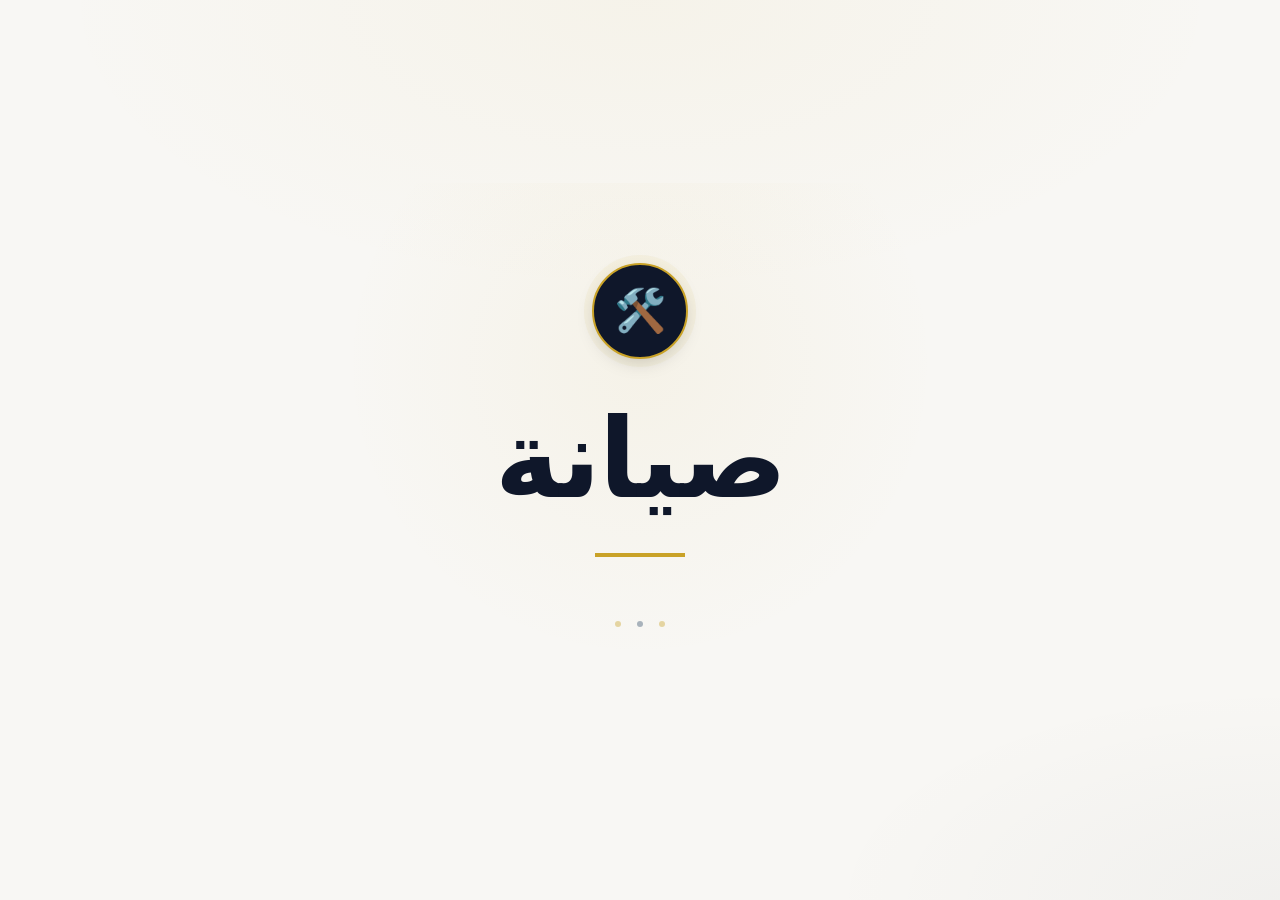
<file: index.html>
<!DOCTYPE html>
<html lang="ar" dir="rtl">
<head>
<meta charset="UTF-8">
<meta name="viewport" content="width=device-width, initial-scale=1.0">
<title>صيانة</title>
<style>
  /* ========== RESET & GLOBAL ========== */
  * {
    margin: 0;
    padding: 0;
    box-sizing: border-box;
  }

  html {
    scroll-behavior: smooth;
  }

  body {
    font-family: 'Segoe UI', 'Tahoma', 'Arial', system-ui, -apple-system, sans-serif;
    background: #F8F7F4;
    background-image:
      radial-gradient(ellipse 70% 50% at 50% 0%, rgba(201, 162, 39, 0.05), transparent 65%),
      radial-gradient(ellipse 60% 40% at 100% 100%, rgba(15, 23, 42, 0.03), transparent 60%);
    min-height: 100vh;
    color: #1E293B;
    line-height: 1.9;
    -webkit-font-smoothing: antialiased;
    -moz-osx-font-smoothing: grayscale;
    overflow-x: hidden;
    padding: 0;
    display: flex;
    align-items: center;
    justify-content: center;
  }

  /* ========== ANIMATIONS (subtle & elegant) ========== */
  @keyframes fadeUp {
    from {
      opacity: 0;
      transform: translateY(24px);
    }
    to {
      opacity: 1;
      transform: translateY(0);
    }
  }

  @keyframes fadeIn {
    from { opacity: 0; }
    to   { opacity: 1; }
  }

  @keyframes slideDown {
    from {
      opacity: 0;
      transform: translateY(-14px);
    }
    to {
      opacity: 1;
      transform: translateY(0);
    }
  }

  @keyframes lineGrow {
    from { transform: scaleX(0); }
    to   { transform: scaleX(1); }
  }

  @keyframes softFloat {
    0%, 100% { transform: translateY(0); }
    50%      { transform: translateY(-4px); }
  }

  @keyframes softGlow {
    0%, 100% { opacity: 0.5; }
    50%      { opacity: 0.9; }
  }

  /* ========== HERO SECTION ========== */
  .hero {
    position: relative;
    padding: 80px 24px 80px;
    text-align: center;
    overflow: hidden;
    animation: fadeIn 1s ease both;
    width: 100%;
    max-width: 900px;
    margin: 0 auto;
  }

  /* Subtle gold arc behind hero */
  .hero::before {
    content: "";
    position: absolute;
    top: -120px;
    left: 50%;
    transform: translateX(-50%);
    width: 600px;
    height: 600px;
    border-radius: 50%;
    background: radial-gradient(circle, rgba(201, 162, 39, 0.06) 0%, transparent 70%);
    pointer-events: none;
    z-index: 0;
  }

  .hero-content {
    position: relative;
    z-index: 1;
    max-width: 880px;
    margin: 0 auto;
  }

  /* Official icon — navy circle with gold ring */
  .hero-icon {
    width: 96px;
    height: 96px;
    margin: 0 auto 34px;
    border-radius: 50%;
    display: flex;
    align-items: center;
    justify-content: center;
    background: #0F172A;
    font-size: 42px;
    color: #C9A227;
    border: 2px solid #C9A227;
    box-shadow:
      0 6px 20px -6px rgba(15, 23, 42, 0.25),
      0 0 0 8px rgba(201, 162, 39, 0.06);
    animation: softFloat 5s ease-in-out infinite;
  }

  /* Main headline */
  .hero h1 {
    font-size: clamp(48px, 10vw, 110px);
    font-weight: 900;
    line-height: 1.2;
    margin-bottom: 0;
    letter-spacing: -2px;
    color: #0F172A;
    animation: slideDown 0.9s 0.35s cubic-bezier(0.22, 1, 0.36, 1) both;
  }

  /* Gold underline accent for headline */
  .hero h1::after {
    content: "";
    display: block;
    width: 90px;
    height: 4px;
    margin: 28px auto 0;
    background: #C9A227;
    border-radius: 0;
    animation: lineGrow 1s 0.7s cubic-bezier(0.22, 1, 0.36, 1) both;
    transform-origin: center;
  }

  /* ========== BOTTOM DECORATIVE ELEMENT ========== */
  .bottom-accent {
    text-align: center;
    padding-top: 50px;
    animation: fadeIn 1.2s 1.2s ease both;
  }

  .bottom-accent .dot {
    display: inline-block;
    width: 6px;
    height: 6px;
    border-radius: 50%;
    background: #C9A227;
    margin: 0 6px;
    opacity: 0.4;
    animation: softGlow 2.4s ease-in-out infinite;
  }

  .bottom-accent .dot:nth-child(2) {
    animation-delay: 0.4s;
    background: #334E68;
  }

  .bottom-accent .dot:nth-child(3) {
    animation-delay: 0.8s;
    background: #C9A227;
  }

  /* ========== RESPONSIVE ========== */
  @media (max-width: 768px) {
    .hero {
      padding: 60px 20px 60px;
    }

    .hero-icon {
      width: 78px;
      height: 78px;
      font-size: 34px;
      margin-bottom: 28px;
    }

    .hero h1 {
      letter-spacing: -1.5px;
    }
  }

  @media (max-width: 520px) {
    .hero {
      padding: 50px 16px 50px;
    }

    .hero-icon {
      width: 68px;
      height: 68px;
      font-size: 28px;
      margin-bottom: 24px;
      border-width: 1.5px;
    }

    .hero h1::after {
      width: 70px;
      height: 3px;
      margin-top: 22px;
    }
  }

  /* ========== PRINT ========== */
  @media print {
    body {
      background: #fff;
      color: #000;
    }
    .hero-icon {
      box-shadow: none;
    }
  }
</style>
</head>
<body>

  <!-- ===== HERO SECTION ===== -->
  <header class="hero">
    <div class="hero-content">
      <div class="hero-icon">🛠️</div>
      <h1>صيانة</h1>
      <div class="bottom-accent">
        <span class="dot"></span>
        <span class="dot"></span>
        <span class="dot"></span>
      </div>
    </div>
  </header>

</body>
</html>
</file>
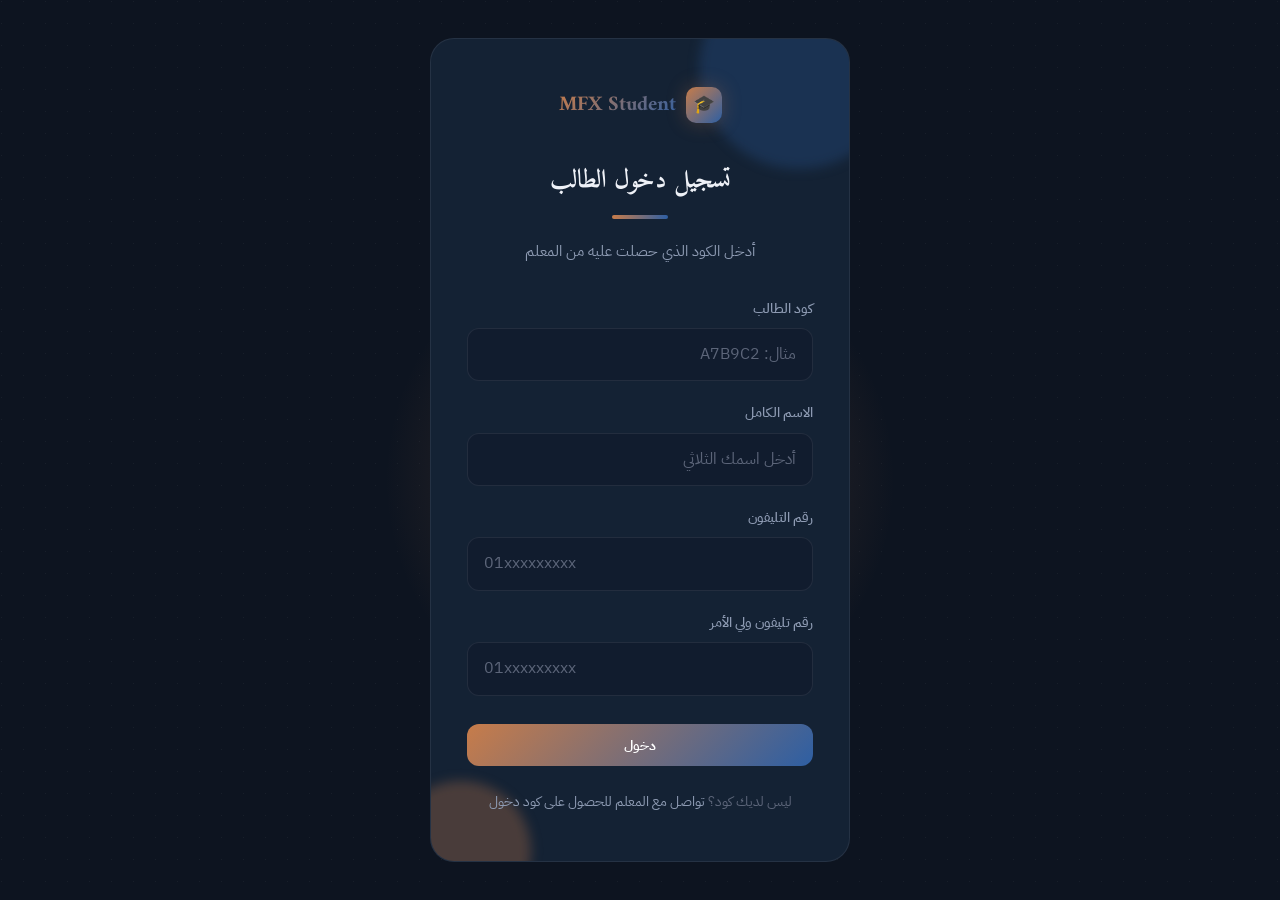
<file: chat.html>
<!DOCTYPE html>
<html lang="ar" dir="rtl">
<head>
  <meta charset="UTF-8">
  <meta name="viewport" content="width=device-width, initial-scale=1.0">
  <title>المحادثة مع المعلم | MFX Student</title>
  <link href="https://fonts.googleapis.com/css2?family=IBM+Plex+Sans+Arabic:wght@300;400;500;600;700&display=swap" rel="stylesheet">
  <link rel="stylesheet" href="css/style.css">
</head>
<body>
  <nav class="navbar">
    <div class="navbar-inner">
      <a href="index.html" class="logo">
        <div class="logo-mark">🎓</div>
        <span class="text-gradient">MFX Student</span>
      </a>
      <button class="mfx-nav-toggle" onclick="toggleMfxNav()" aria-label="فتح القائمة">☰</button>
      <ul class="nav-links">
        <li><a href="index.html">كورساتي</a></li>
        <li><a href="dashboard.html">لوحتي</a></li>
        <li><a href="chat.html">💬 المعلم</a></li>
      </ul>
      <div class="nav-actions">
        <span style="color:var(--text-secondary); font-size:0.9rem;">مرحباً، <span id="nav-name">—</span></span>
        <button class="btn btn-ghost" onclick="logout()">🚪 خروج</button>
      </div>
    </div>
  </nav>

  <section style="padding: 110px 0 40px;">
    <div class="container" style="max-width:700px;">
      <h1 style="font-size:1.6rem; margin-bottom:4px;">💬 المحادثة مع المعلم</h1>
      <p style="color:var(--text-secondary); margin-bottom:24px;">اسأل معلمك عن أي حاجة محتاج توضيح فيها</p>

      <div style="background:var(--bg-card); border:1px solid var(--border); border-radius:var(--radius-lg); display:flex; flex-direction:column; height:60vh;">
        <div id="chat-messages" style="flex:1; overflow-y:auto; padding:20px; display:flex; flex-direction:column; gap:12px;">
          <div class="skel" style="height:40px;"></div>
        </div>
        <div class="empty" id="chat-empty" style="display:none; padding:24px;">
          <div class="empty-icon" style="font-size:2.5rem;">💬</div>
          <h3>ابدأ المحادثة</h3>
          <p>اكتب أول رسالة لمعلمك</p>
        </div>
        <div style="display:flex; gap:10px; padding:16px; border-top:1px solid var(--border);">
          <input type="text" id="chat-input" class="inp" placeholder="اكتب رسالتك..." maxlength="4000" onkeydown="if(event.key==='Enter') sendChatMessage()">
          <button class="btn btn-primary" onclick="sendChatMessage()">إرسال</button>
        </div>
      </div>
    </div>
  </section>

  <script src="js/app.js"></script>
</body>
</html>
</file>
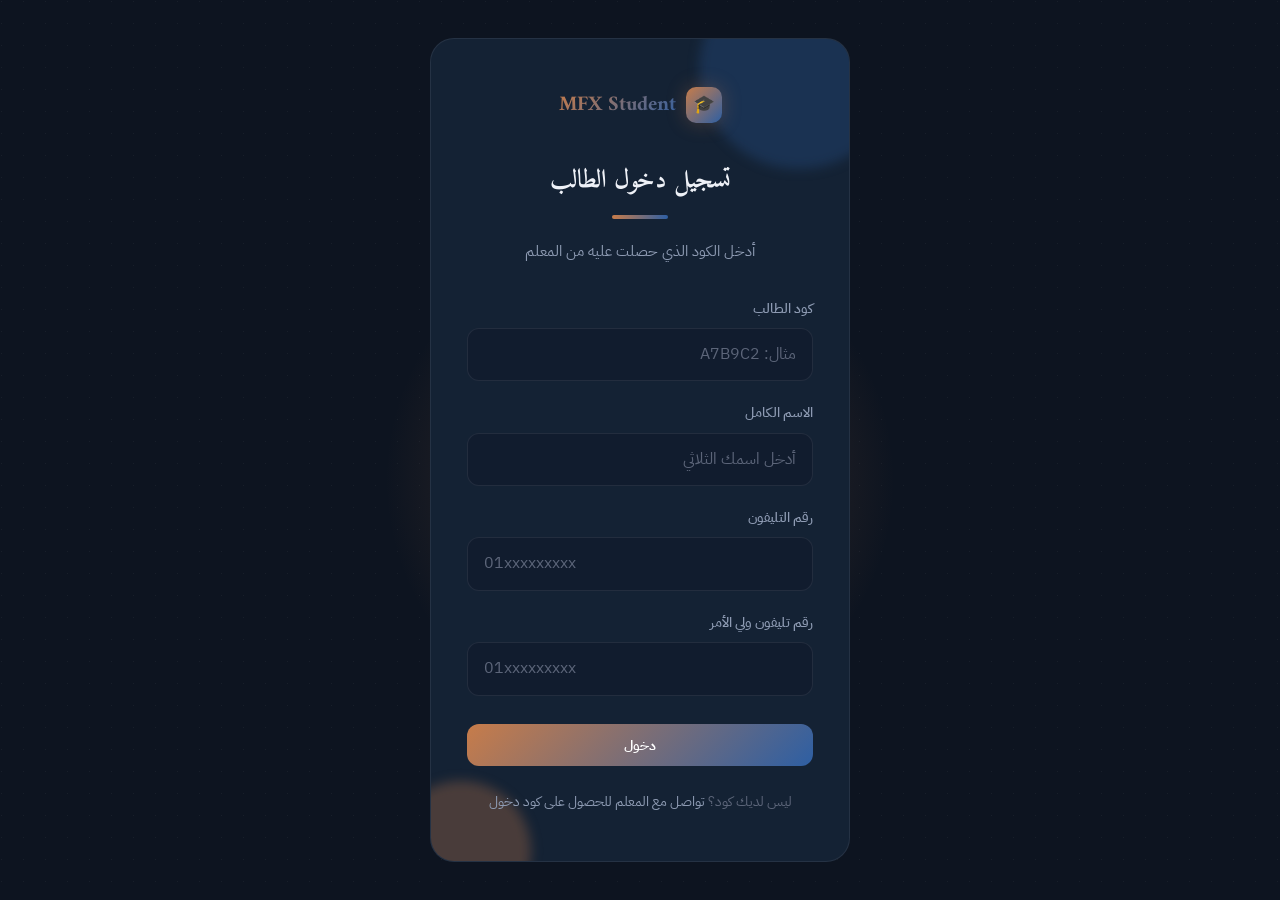
<file: course.html>
<!DOCTYPE html>
<html lang="ar" dir="rtl">
<head>
  <meta charset="UTF-8">
  <meta name="viewport" content="width=device-width, initial-scale=1.0">
  <title>الكورس | MFX Student</title>
  <link href="https://fonts.googleapis.com/css2?family=IBM+Plex+Sans+Arabic:wght@300;400;500;600;700&display=swap" rel="stylesheet">
  <link rel="stylesheet" href="css/style.css">
</head>
<body>
  <nav class="navbar">
    <div class="navbar-inner">
      <a href="index.html" class="logo">
        <div class="logo-mark">🎓</div>
        <span class="text-gradient">MFX Student</span>
      </a>
      <div class="nav-actions">
        <a href="index.html" class="btn btn-ghost">← كورساتي</a>
      </div>
    </div>
  </nav>

  <section style="padding: 140px 0 40px;">
    <div class="container">
      <div style="display:flex; gap:10px; margin-bottom:16px;" id="course-badges">
        <span class="badge badge-info">جاري التحميل...</span>
      </div>
      <h1 style="font-size:clamp(1.8rem, 4vw, 3rem); margin-bottom:16px;" id="course-title">جاري التحميل...</h1>
      <p style="color:var(--text-secondary); font-size:1.1rem; max-width:700px; margin-bottom:24px;" id="course-desc">...</p>
      <div style="display:flex; gap:24px; flex-wrap:wrap; color:var(--text-secondary); font-size:0.9rem;" id="course-meta">
        <span>⏳ جاري التحميل</span>
      </div>
    </div>
  </section>

  <section class="section" style="padding-top:0;">
    <div class="container">
      <div class="tabs">
        <button class="tab active" onclick="switchTab(this,'units')">📚 الوحدات</button>
        <button class="tab" onclick="switchTab(this,'exams')">📝 الامتحانات</button>
        <button class="tab" onclick="switchTab(this,'vocab')">🔊 القاموس</button>
      </div>

      <div id="tab-units">
        <div id="units-list">
          <div class="skel" style="height:60px; margin-bottom:8px;"></div>
          <div class="skel" style="height:60px; margin-bottom:8px;"></div>
        </div>
        <div class="empty" id="units-empty" style="display:none;">
          <div class="empty-icon">📁</div>
          <h3>لا توجد وحدات متاحة</h3>
        </div>
      </div>

      <div id="tab-vocab" style="display:none;">
        <p style="color:var(--text-secondary); margin-bottom:16px;">دوس تشغيل تسمع نطق الكلمة، وتقدر تغيّر السرعة قبل ما تسمع.</p>
        <div id="vocab-list" style="display:flex; flex-direction:column; gap:8px;"></div>
        <div class="empty" id="vocab-empty" style="display:none;">
          <div class="empty-icon">🔊</div>
          <h3>مفيش كلمات في القاموس لسه</h3>
        </div>
      </div>


      <div id="tab-exams" style="display:none;">
        <div id="exams-list">
          <div class="skel" style="height:120px; margin-bottom:16px;"></div>
        </div>
        <div class="empty" id="exams-empty" style="display:none;">
          <div class="empty-icon">📝</div>
          <h3>لا توجد امتحانات متاحة</h3>
        </div>
      </div>
    </div>
  </section>

  <footer class="footer">
    <div class="container"><p>© 2026 منصة ممدوح فخري التعليمية</p></div>
  </footer>
  <script src="js/app.js"></script>
</body>
</html>
</file>
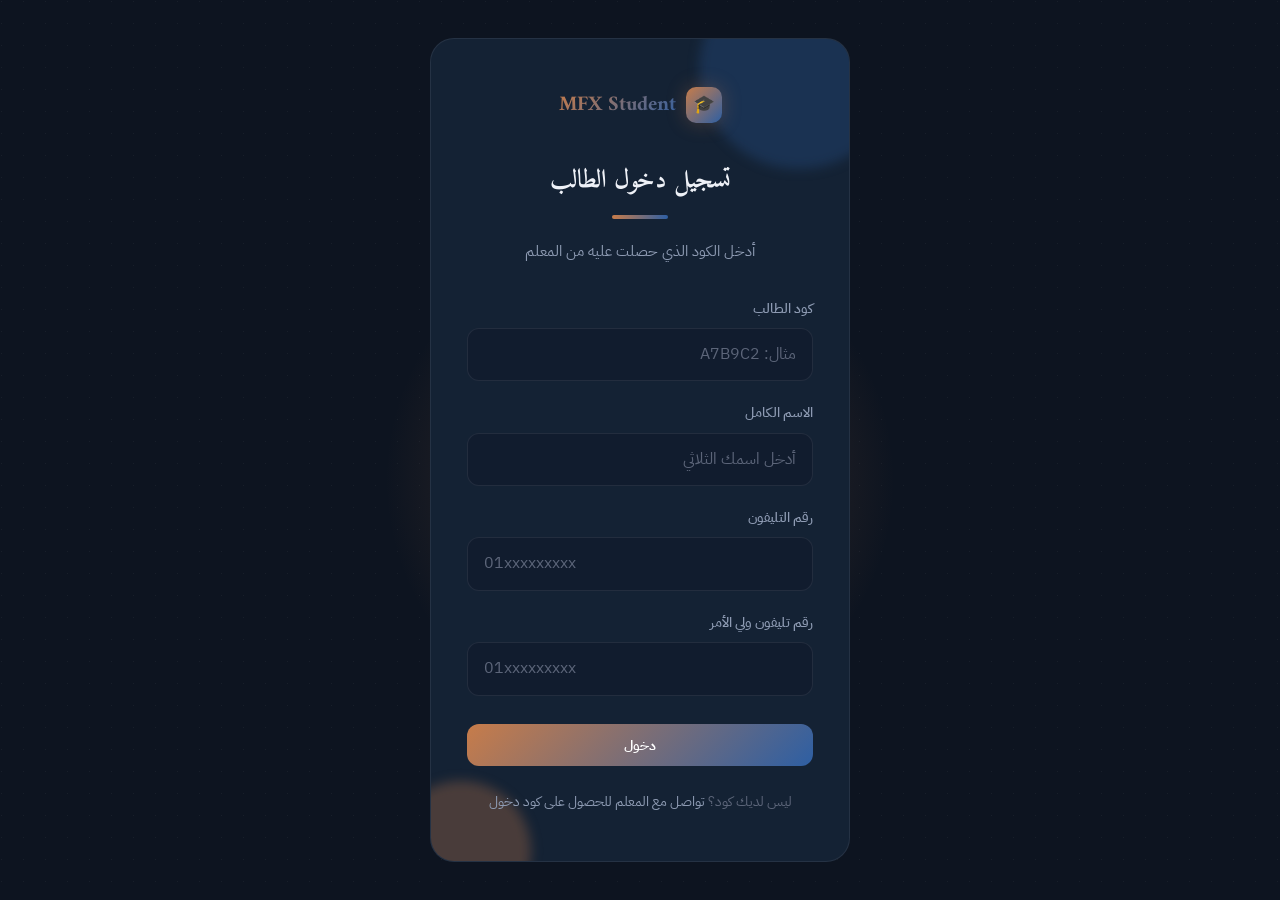
<file: dashboard.html>
<!DOCTYPE html>
<html lang="ar" dir="rtl">
<head>
  <meta charset="UTF-8">
  <meta name="viewport" content="width=device-width, initial-scale=1.0">
  <title>لوحة الطالب | MFX</title>
  <link href="https://fonts.googleapis.com/css2?family=IBM+Plex+Sans+Arabic:wght@300;400;500;600;700&display=swap" rel="stylesheet">
  <link rel="stylesheet" href="css/style.css">
</head>
<body>
  <nav class="navbar">
    <div class="navbar-inner">
      <a href="index.html" class="logo">
        <div class="logo-mark">🎓</div>
        <span class="text-gradient">MFX Student</span>
      </a>
      <button class="mfx-nav-toggle" onclick="toggleMfxNav()" aria-label="فتح القائمة">☰</button>
      <ul class="nav-links">
        <li><a href="index.html">كورساتي</a></li>
        <li><a href="dashboard.html">لوحتي</a></li>
        <li><a href="chat.html">💬 المعلم</a></li>
      </ul>
      <div class="nav-actions">
        <span style="color:var(--text-secondary); font-size:0.9rem;">مرحباً، <span id="nav-name">—</span></span>
        <button class="btn btn-ghost" onclick="logout()">🚪 خروج</button>
      </div>
    </div>
  </nav>

  <div class="container" style="padding-top: 100px;">
    <div style="margin-bottom:32px;">
      <h1 style="font-size:1.6rem;">مرحباً، <span id="student-name">—</span> 👋</h1>
      <p style="color:var(--text-secondary); margin-top:4px;">إليك ملخص تقدمك</p>
    </div>

    <!-- Stats -->
    <div class="grid-4" style="margin-bottom:32px;">
      <div class="stat-card">
        <div class="stat-value text-gradient" id="dash-courses">—</div>
        <div class="stat-label">كورس</div>
      </div>
      <div class="stat-card">
        <div class="stat-value text-gradient" id="dash-exams">—</div>
        <div class="stat-label">امتحان</div>
      </div>
      <div class="stat-card">
        <div class="stat-value text-gradient" id="dash-score">—</div>
        <div class="stat-label">متوسط النتيجة</div>
      </div>
      <div class="stat-card">
        <div class="stat-value text-gradient" id="dash-rank">—</div>
        <div class="stat-label">ترتيبك</div>
      </div>
    </div>

    <div style="display:grid; grid-template-columns: 1fr 1fr; gap: 32px;">
      <!-- My Progress -->
      <div>
        <h2 style="font-size:1.2rem; margin-bottom:16px;">تقدمي في الكورسات</h2>
        <div id="my-progress">
          <div class="skel" style="height:80px; margin-bottom:12px;"></div>
          <div class="skel" style="height:80px; margin-bottom:12px;"></div>
        </div>
        <div class="empty" id="progress-empty" style="display:none;">
          <div class="empty-icon">📊</div>
          <h3>لا يوجد تقدم بعد</h3>
        </div>
      </div>

      <!-- Recent Exams -->
      <div>
        <h2 style="font-size:1.2rem; margin-bottom:16px;">آخر الامتحانات</h2>
        <div id="recent-exams">
          <div class="skel" style="height:70px; margin-bottom:8px;"></div>
          <div class="skel" style="height:70px; margin-bottom:8px;"></div>
        </div>
        <div class="empty" id="exams-empty" style="display:none;">
          <div class="empty-icon">📝</div>
          <h3>لم تُجرِ أي امتحان بعد</h3>
        </div>
      </div>
    </div>

    <!-- Leaderboard -->
    <div style="margin-top:48px;" id="leaderboard">
      <h2 style="font-size:1.2rem; margin-bottom:16px;">🏆 لوحة المتصدرين</h2>
      <div id="leaderboard-list">
        <div class="skel" style="height:60px; margin-bottom:8px;"></div>
        <div class="skel" style="height:60px; margin-bottom:8px;"></div>
        <div class="skel" style="height:60px; margin-bottom:8px;"></div>
      </div>
      <div class="empty" id="leaderboard-empty" style="display:none;">
        <div class="empty-icon">🏆</div>
        <h3>لا يوجد ترتيب بعد</h3>
      </div>
    </div>
  </div>

  <footer class="footer">
    <div class="container"><p>© 2026 منصة ممدوح فخري التعليمية</p></div>
  </footer>
  <script src="js/app.js"></script>
</body>
</html>
</file>
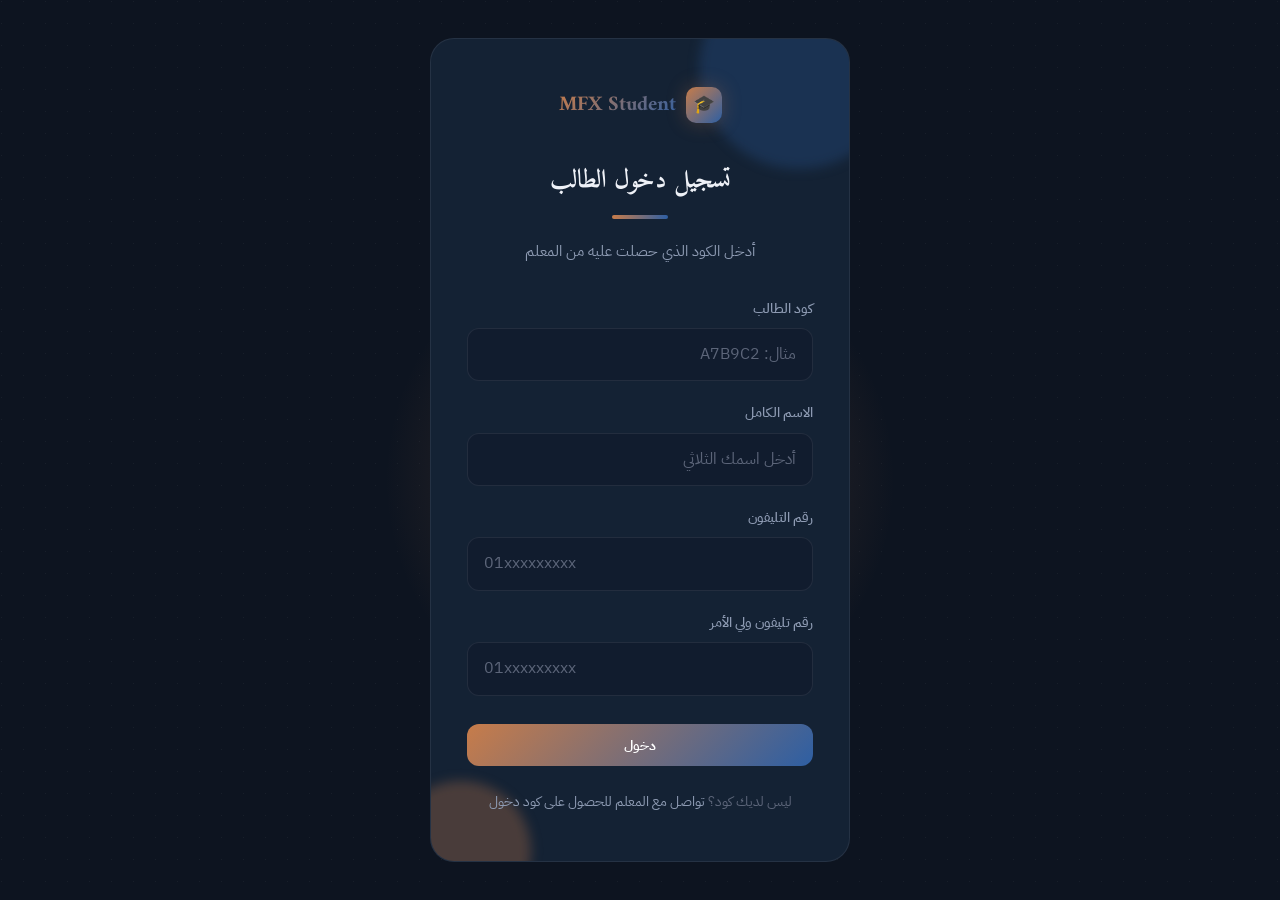
<file: exam.html>
<!DOCTYPE html>
<html lang="ar" dir="rtl">
<head>
  <meta charset="UTF-8">
  <meta name="viewport" content="width=device-width, initial-scale=1.0">
  <title>امتحان | MFX Student</title>
  <link href="https://fonts.googleapis.com/css2?family=IBM+Plex+Sans+Arabic:wght@300;400;500;600;700&display=swap" rel="stylesheet">
  <link rel="stylesheet" href="css/style.css">
</head>
<body>
  <nav class="navbar">
    <div class="navbar-inner">
      <a href="index.html" class="logo">
        <div class="logo-mark">🎓</div>
        <span class="text-gradient">MFX Student</span>
      </a>
      <div class="nav-actions">
        <div class="timer"><span>⏱️</span><span id="timer">--:--</span></div>
      </div>
    </div>
  </nav>

  <div class="exam-wrap">
    <div class="exam-header">
      <span class="badge badge-info" id="exam-badge">جاري التحميل...</span>
      <h1 style="margin-top:16px; font-size:1.7rem;" id="exam-title">جاري تحميل الامتحان...</h1>
      <p style="color:var(--text-secondary); margin-top:8px;" id="exam-meta">⏳ جاري التحميل</p>
    </div>

    <div style="margin-bottom:32px;">
      <div style="display:flex; justify-content:space-between; margin-bottom:8px; font-size:0.85rem; color:var(--text-secondary);">
        <span>التقدم</span>
        <span id="progress-text">0 / 0</span>
      </div>
      <div class="prog"><div class="prog-fill" id="progress-fill" style="width:0%;"></div></div>
      <div class="autosave-status" id="autosave-status"></div>
    </div>

    <div id="questions-container">
      <div class="skel" style="height:300px; margin-bottom:20px;"></div>
    </div>

    <div class="empty" id="exam-empty" style="display:none;">
      <div class="empty-icon">📝</div>
      <h3>لا توجد أسئلة</h3>
    </div>

    <div style="display:flex; justify-content:space-between; align-items:center; margin-top:32px;" id="exam-nav">
      <button class="btn btn-secondary" id="prev-btn" onclick="prevQ()" disabled>← السابق</button>
      <div style="display:flex; gap:6px; flex-wrap:wrap; justify-content:center;" id="q-nav"></div>
      <button class="btn btn-primary" id="next-btn" onclick="nextQ()" disabled>التالي →</button>
    </div>

    <div style="text-align:center; margin-top:48px;">
      <button class="btn btn-danger" id="submit-btn" onclick="submitExam()" disabled>🏁 تسليم الامتحان</button>
    </div>
  </div>

  <!-- Submit Modal -->
  <div id="submit-modal" style="display:none; position:fixed; inset:0; background:rgba(0,0,0,0.85); z-index:9999; align-items:center; justify-content:center;">
    <div class="glass" style="border-radius:var(--radius-xl); padding:40px; max-width:420px; text-align:center; width:90%;">
      <div style="font-size:3rem; margin-bottom:16px;">⚠️</div>
      <h3 style="margin-bottom:12px;">هل أنت متأكد من التسليم؟</h3>
      <p style="color:var(--text-secondary); margin-bottom:24px;" id="modal-msg">...</p>
      <div style="display:flex; gap:12px; justify-content:center;">
        <button class="btn btn-secondary" onclick="closeModal()">العودة</button>
        <button class="btn btn-primary" onclick="confirmSubmit()">تأكيد التسليم</button>
      </div>
    </div>
  </div>

  <!-- Result Modal -->
  <div id="result-modal" style="display:none; position:fixed; inset:0; background:rgba(0,0,0,0.9); z-index:9999; align-items:center; justify-content:center;">
    <div class="glass" style="border-radius:var(--radius-xl); padding:48px; max-width:480px; text-align:center; width:90%;">
      <div style="font-size:4rem; margin-bottom:16px;" id="result-icon">🎉</div>
      <h2 style="margin-bottom:8px;" id="result-title">تم تسليم الامتحان!</h2>
      <div style="font-size:3rem; font-weight:800; margin:20px 0;" class="text-gradient" id="result-score">0%</div>
      <p style="color:var(--text-secondary); margin-bottom:8px;" id="result-rank">ترتيبك: —</p>
      <p style="color:var(--text-secondary); margin-bottom:24px;" id="result-time">الوقت: —</p>
      <button type="button" class="btn btn-secondary" id="result-retry-btn" style="width:100%; margin-bottom:8px; display:none;" onclick="retrySubmit_()">إعادة المحاولة</button>
      <a href="dashboard.html" class="btn btn-primary" style="width:100%;" id="result-dashboard-link">الذهاب للوحة التحكم</a>
    </div>
  </div>

  <script src="js/app.js"></script>
</body>
</html>
</file>
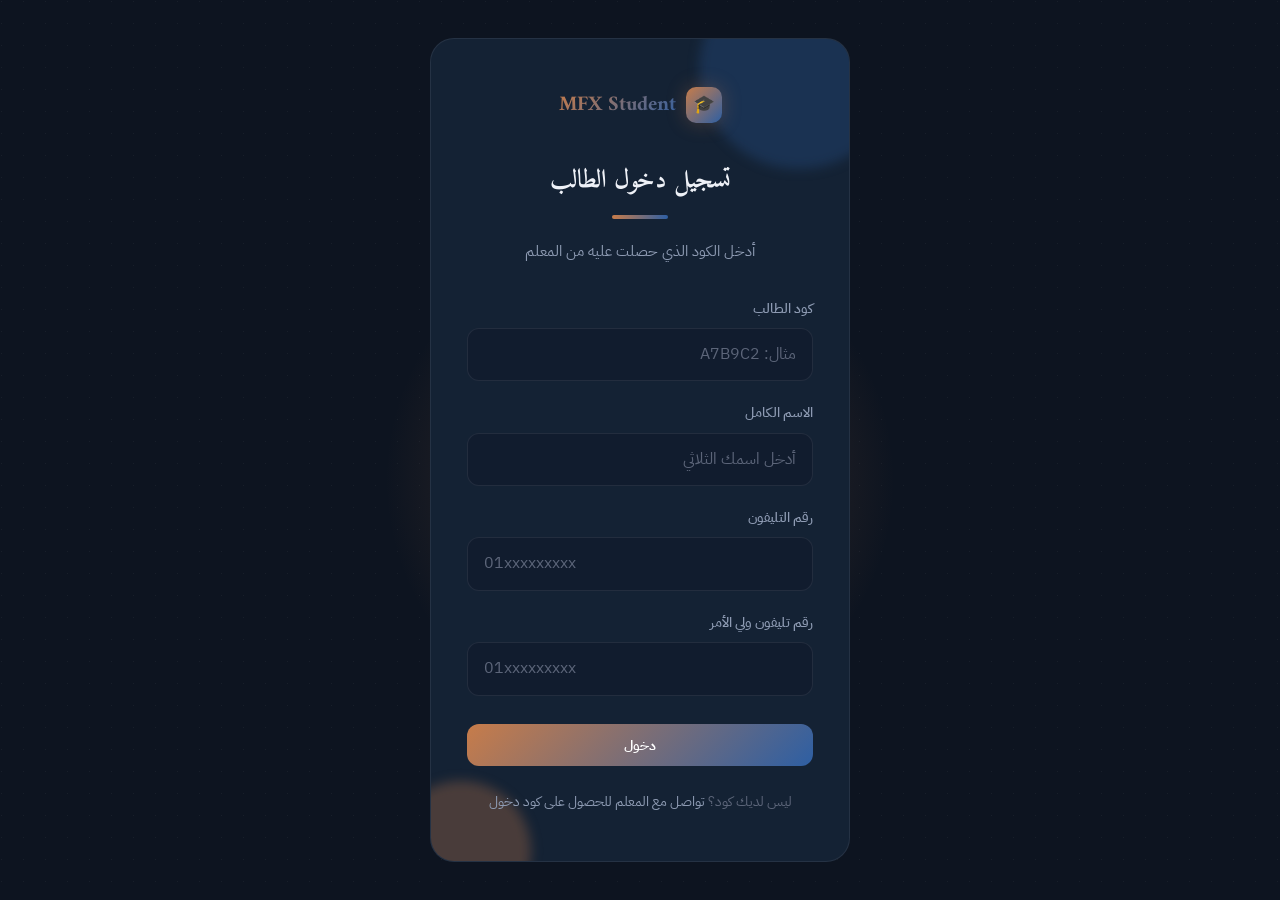
<file: login.html>
<!DOCTYPE html>
<html lang="ar" dir="rtl">
<head>
  <meta charset="UTF-8">
  <meta name="viewport" content="width=device-width, initial-scale=1.0">
  <title>تسجيل دخول الطالب | MFX</title>
  <link href="https://fonts.googleapis.com/css2?family=IBM+Plex+Sans+Arabic:wght@300;400;500;600;700&display=swap" rel="stylesheet">
  <link rel="stylesheet" href="css/style.css">
</head>
<body>
  <div class="auth-wrap">
    <div class="auth-card">
      <a href="index.html" class="logo" style="justify-content:center; margin-bottom:36px;">
        <div class="logo-mark">🎓</div>
        <span class="text-gradient">MFX Student</span>
      </a>
      <h2>تسجيل دخول الطالب</h2>
      <p>أدخل الكود الذي حصلت عليه من المعلم</p>

      <form id="login-form" onsubmit="handleLogin(event)">
        <div class="form-group">
          <label>كود الطالب</label>
          <input type="text" class="inp" id="login-code" placeholder="مثال: A7B9C2" required>
        </div>
        <div class="form-group">
          <label>الاسم الكامل</label>
          <input type="text" class="inp" id="login-name" placeholder="أدخل اسمك الثلاثي" required>
        </div>
        <div class="form-group">
          <label>رقم التليفون</label>
          <input type="tel" class="inp" id="login-phone" placeholder="01xxxxxxxxx" autocomplete="tel" required>
        </div>
        <div class="form-group">
          <label>رقم تليفون ولي الأمر</label>
          <input type="tel" class="inp" id="login-guardian-phone" placeholder="01xxxxxxxxx" autocomplete="tel" required>
        </div>
        <button type="submit" class="btn btn-primary" id="login-submit-btn" style="width:100%; margin-top:8px;">دخول</button>
      </form>

      <div style="margin-top:24px; text-align:center;">
        <p style="color:var(--text-muted); font-size:0.85rem;">
          ليس لديك كود؟ <span style="color:var(--text-secondary);">تواصل مع المعلم للحصول على كود دخول</span>
        </p>
      </div>
    </div>
  </div>
  <script src="js/app.js"></script>
</body>
</html>
</file>
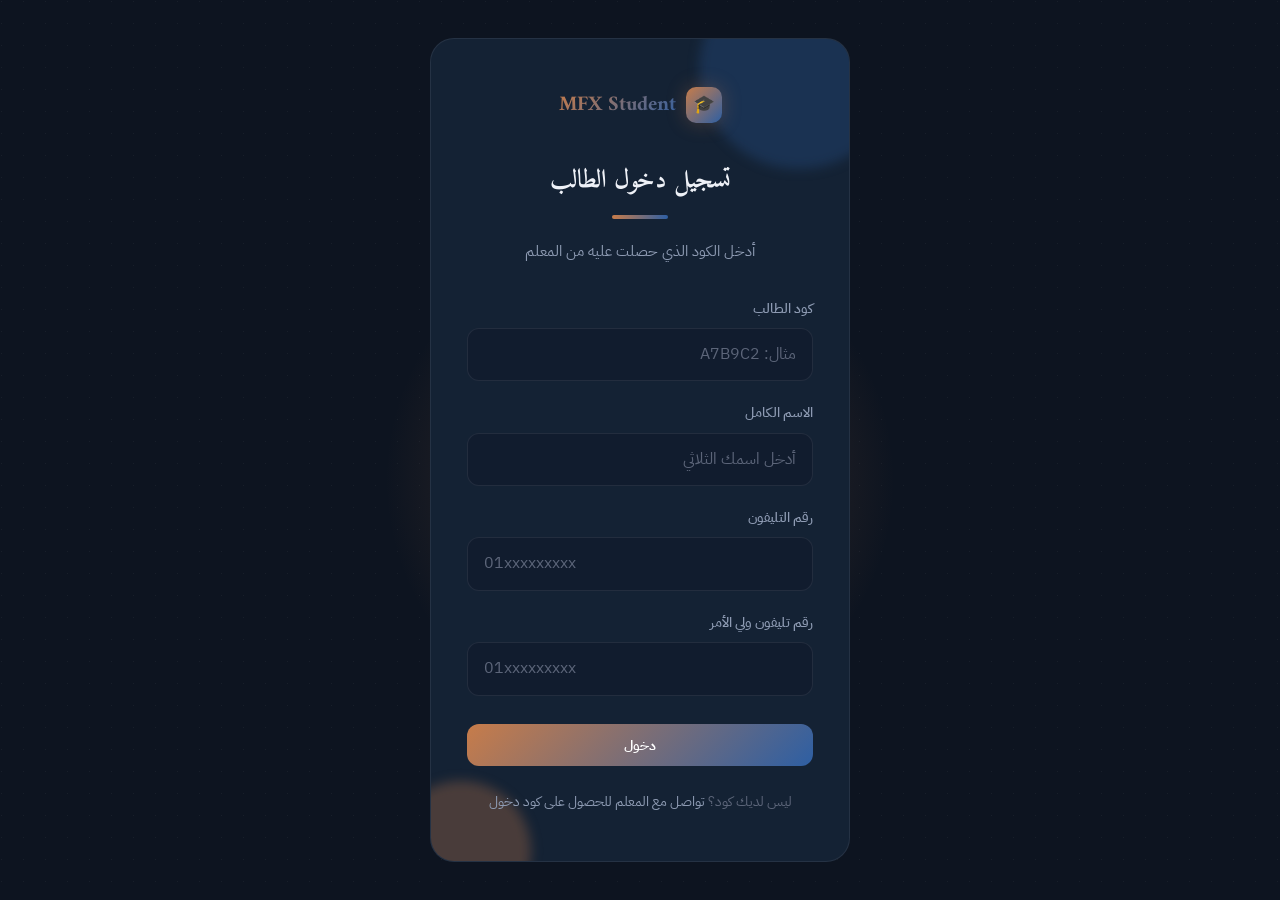
<file: presentation.html>
<!DOCTYPE html>
<html lang="ar" dir="rtl">
<head>
  <meta charset="UTF-8">
  <meta name="viewport" content="width=device-width, initial-scale=1.0">
  <title>العرض التقديمي | MFX Student</title>
  <link href="https://fonts.googleapis.com/css2?family=IBM+Plex+Sans+Arabic:wght@300;400;500;600;700&display=swap" rel="stylesheet">
  <link rel="stylesheet" href="css/style.css">
</head>
<body>
  <nav class="navbar">
    <div class="navbar-inner">
      <a href="index.html" class="logo">
        <div class="logo-mark">🎓</div>
        <span class="text-gradient">MFX Student</span>
      </a>
      <button class="mfx-nav-toggle" onclick="toggleMfxNav()" aria-label="فتح القائمة">☰</button>
      <ul class="nav-links">
        <li><a href="index.html">كورساتي</a></li>
        <li><a href="dashboard.html">لوحتي</a></li>
        <li><a href="chat.html">💬 المعلم</a></li>
      </ul>
      <div class="nav-actions">
        <a href="#" id="back-to-course" class="btn btn-ghost">← رجوع للكورس</a>
      </div>
    </div>
  </nav>
  <section class="viewer-section" style="padding: 110px 0 60px;">
    <div class="container viewer-container" style="max-width:1000px;">
      <h1 id="presentation-title" style="font-size:clamp(1.4rem, 3vw, 2rem); margin-bottom:20px;">جاري التحميل...</h1>
      <div id="presentation-viewer" class="viewer-frame-wrap" style="position:relative; padding-top:62%; background:#000; border:1px solid var(--border); border-radius:var(--radius-lg); overflow:hidden;">
        <!-- Custom image-based viewer (used when the presentation was
             converted to Google Slides). Hidden by default; shown by
             initSlideViewer_() in app.js. -->
        <img id="slide-image" draggable="false" style="position:absolute; inset:0; width:100%; height:100%; object-fit:contain; display:none; background:#000;">

        <!-- Legacy Google Slides/file iframe embed — kept as the fallback
             for presentations that were never converted to Slides, so
             nothing already working breaks. -->
        <iframe id="presentation-frame" style="position:absolute; inset:0; width:100%; height:100%; border:0;" allowfullscreen></iframe>

        <!-- Renders on top of the viewer (pointer-events:none so slide
             navigation still works underneath) so any screenshot or
             recording carries the student's name/code and is traceable. -->
        <div id="presentation-watermark" style="position:absolute; inset:0; pointer-events:none; overflow:hidden; z-index:4;"></div>

        <!-- Custom nav bar — shown only in image-viewer mode. -->
        <div id="slide-controls" style="position:absolute; inset-inline:0; bottom:0; display:none; align-items:center; justify-content:space-between; gap:10px; padding:12px 16px; background:linear-gradient(transparent, rgba(0,0,0,0.7)); z-index:5;">
          <button type="button" class="btn btn-ghost" id="slide-prev-btn" onclick="prevSlide()" style="color:#fff;">◀ السابق</button>
          <span id="slide-counter" style="color:#fff; font-weight:600; font-size:0.9rem; white-space:nowrap;"></span>
          <div style="display:flex; gap:8px;">
            <button type="button" class="btn btn-ghost" id="slide-fullscreen-btn" onclick="toggleSlideFullscreen()" style="color:#fff;">⛶</button>
            <button type="button" class="btn btn-primary" id="slide-next-btn" onclick="nextSlide()">التالي ▶</button>
          </div>
        </div>
      </div>
      <p style="margin-top:16px; text-align:center; color:var(--text-muted); font-size:0.8rem;">
        هذا العرض خاص بك ولا يجوز مشاركته أو تصويره — اسمك وكودك ظاهرين عليه.
      </p>
    </div>
  </section>
  <script src="js/app.js"></script>
</body>
</html>
</file>
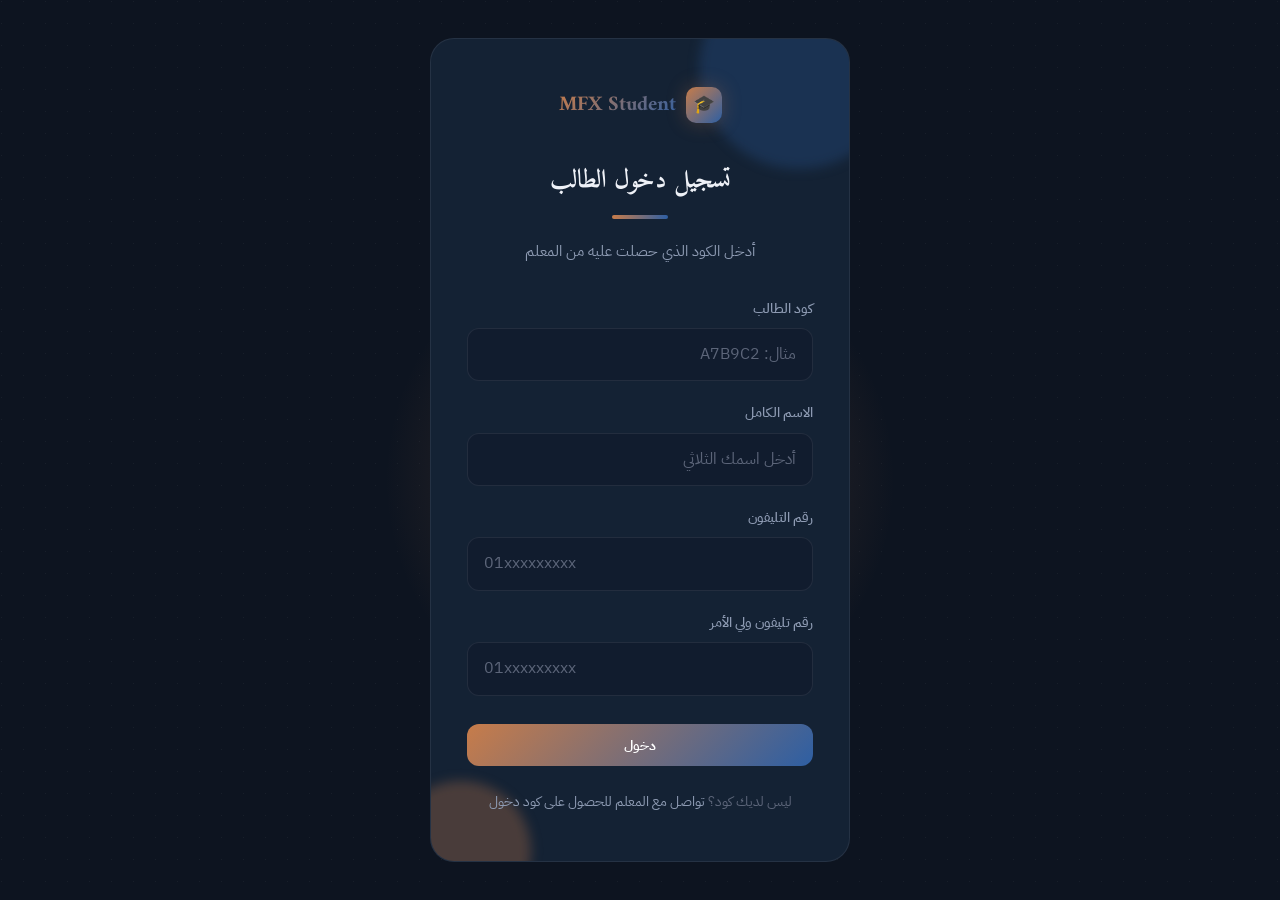
<file: video.html>
<!DOCTYPE html>
<html lang="ar" dir="rtl">
<head>
  <meta charset="UTF-8">
  <meta name="viewport" content="width=device-width, initial-scale=1.0">
  <title>الفيديو | MFX Student</title>
  <link href="https://fonts.googleapis.com/css2?family=IBM+Plex+Sans+Arabic:wght@300;400;500;600;700&display=swap" rel="stylesheet">
  <link rel="stylesheet" href="css/style.css">
</head>
<body>
  <nav class="navbar">
    <div class="navbar-inner">
      <a href="index.html" class="logo">
        <div class="logo-mark">🎓</div>
        <span class="text-gradient">MFX Student</span>
      </a>
      <button class="mfx-nav-toggle" onclick="toggleMfxNav()" aria-label="فتح القائمة">☰</button>
      <ul class="nav-links">
        <li><a href="index.html">كورساتي</a></li>
        <li><a href="dashboard.html">لوحتي</a></li>
        <li><a href="chat.html">💬 المعلم</a></li>
      </ul>
      <div class="nav-actions">
        <a href="#" id="back-to-course" class="btn btn-ghost">← رجوع للكورس</a>
      </div>
    </div>
  </nav>

  <section class="viewer-section" style="padding: 110px 0 60px;">
    <div class="container viewer-container" style="max-width:900px;">
      <h1 id="video-title" style="font-size:clamp(1.4rem, 3vw, 2rem); margin-bottom:20px;">جاري التحميل...</h1>

      <div class="viewer-frame-wrap" style="position:relative; padding-top:56.25%; background:var(--bg-card); border:1px solid var(--border); border-radius:var(--radius-lg); overflow:hidden; margin-bottom:32px;">
        <iframe id="video-frame" style="position:absolute; inset:0; width:100%; height:100%; border:0;" allow="autoplay" allowfullscreen></iframe>
      </div>

      <div style="background:var(--bg-card); border:1px solid var(--border); border-radius:var(--radius-lg); padding:24px;">
        <h3 style="margin-bottom:20px;">💬 التعليقات</h3>

        <div style="display:flex; gap:10px; margin-bottom:24px;">
          <input type="text" id="comment-input" class="inp" placeholder="اكتب تعليقك على الفيديو..." maxlength="2000" onkeydown="if(event.key==='Enter') postComment()">
          <button class="btn btn-primary" onclick="postComment()">إرسال</button>
        </div>

        <div id="comments-list" style="display:flex; flex-direction:column; gap:14px;">
          <div class="skel" style="height:50px;"></div>
        </div>
        <div class="empty" id="comments-empty" style="display:none; padding:24px 0;">
          <div class="empty-icon" style="font-size:2.5rem;">💬</div>
          <h3>لا توجد تعليقات بعد</h3>
          <p>كن أول من يعلق على هذا الفيديو</p>
        </div>
      </div>
    </div>
  </section>

  <script src="js/app.js"></script>
</body>
</html>
</file>
<file: css/style.css>
@import url('https://fonts.googleapis.com/css2?family=Amiri:ital,wght@0,400;0,700;1,400&family=IBM+Plex+Sans+Arabic:wght@300;400;500;600;700&display=swap');

/* ============================================================
   "دفتر وحبر" (Notebook & Ink) — a warm, low-glare study theme.
   Built deliberately AWAY from the two AI-default looks: this is
   not cream-paper-with-terracotta, and not near-black-with-neon.
   Instead: a warm charcoal-brown (never pure black — easier on
   the eyes for long exam sessions) with a honey-amber "highlighter"
   accent and a muted ink-teal second accent. Amiri (a classical
   Arabic Naskh serif) carries headings — a nod to exam paper and
   handwritten notebooks — while IBM Plex Sans Arabic stays for
   body text and UI, where clarity matters more than character.
   ============================================================ */
:root {
  /* "أزرق ليلي ونحاسي" (Midnight & Copper) — chosen design direction:
     a cool midnight-blue base instead of the old warm charcoal-brown,
     with a warm copper primary accent and a muted midnight-blue second
     accent for contrast. Deliberately away from the purple/cyan
     "generic AI" gradient look. Same tokens as the admin site, kept in
     sync deliberately. */
  --bg: #0d1420;
  --bg-elevated: #111c2e;
  --bg-card: #142234;
  --bg-glass: rgba(20, 34, 52, 0.72);
  --border: rgba(238, 241, 247, 0.08);
  --border-hover: rgba(238, 241, 247, 0.18);
  --text: #eef1f7;
  --text-secondary: #8e9bb3;
  --text-muted: #5c6579;
  --accent: #c77c4a;
  --accent-light: #d99a6e;
  --accent-glow: rgba(199, 124, 74, 0.3);
  --accent-2: #2e5fa3;
  --accent-2-glow: rgba(46, 95, 163, 0.28);
  --success: #4caf7d;
  --warning: #d6a24a;
  --danger: #d1594f;
  --radius-sm: 8px;
  --radius-md: 12px;
  --radius-lg: 16px;
  --radius-xl: 24px;
  --shadow-sm: 0 1px 2px rgba(0,0,0,0.4);
  --shadow-md: 0 4px 20px rgba(0,0,0,0.5);
  --shadow-lg: 0 8px 40px rgba(0,0,0,0.6);
  --shadow-glow: 0 0 40px var(--accent-glow);
  --transition: all 0.25s cubic-bezier(0.4, 0, 0.2, 1);
  --font-display: 'Amiri', 'IBM Plex Sans Arabic', serif;
}

* { margin:0; padding:0; box-sizing:border-box; }
html { scroll-behavior:smooth; }
body {
  font-family: 'IBM Plex Sans Arabic', sans-serif;
  background:
    radial-gradient(circle at 1.5px 1.5px, rgba(238,241,247,0.05) 1px, transparent 0) 0 0/22px 22px,
    var(--bg);
  color: var(--text);
  line-height: 1.7;
  min-height: 100vh;
  direction: rtl;
  -webkit-font-smoothing: antialiased;
}
h1, h2 { font-family: var(--font-display); }

::-webkit-scrollbar { width: 6px; }
::-webkit-scrollbar-track { background: transparent; }
::-webkit-scrollbar-thumb { background: var(--text-muted); border-radius: 3px; }
::selection { background: var(--accent); color: #1a1509; }

/* Visible keyboard focus everywhere — never removed, only restyled */
a:focus-visible, button:focus-visible, input:focus-visible, textarea:focus-visible,
select:focus-visible, .btn:focus-visible, .opt:focus-within {
  outline: 2px solid var(--accent);
  outline-offset: 2px;
}

@media (prefers-reduced-motion: reduce) {
  .anim, .skel { animation: none !important; opacity: 1 !important; }
  * { transition-duration: 0.01ms !important; }
}

.container { max-width: 1200px; margin:0 auto; padding: 0 24px; }
.section { padding: 100px 0; }

.text-gradient {
  font-family: var(--font-display);
  background: linear-gradient(135deg, var(--accent) 0%, var(--accent-2) 100%);
  -webkit-background-clip: text;
  -webkit-text-fill-color: transparent;
  background-clip: text;
}

.glass {
  background: var(--bg-glass);
  backdrop-filter: blur(20px) saturate(180%);
  -webkit-backdrop-filter: blur(20px) saturate(180%);
  border: 1px solid var(--border);
}

/* Navbar */
.navbar {
  position: fixed;
  top:0; left:0; right:0;
  z-index: 1000;
  height: 72px;
  display: flex;
  align-items: center;
  background: rgba(13,20,32,0.82);
  backdrop-filter: blur(20px);
  border-bottom: 1px solid var(--border);
}
.navbar-inner {
  width: 100%;
  max-width: 1200px;
  margin: 0 auto;
  padding: 0 24px;
  display: flex;
  align-items: center;
  justify-content: space-between;
}
.logo {
  display: flex;
  align-items: center;
  gap: 10px;
  text-decoration: none;
  color: var(--text);
  font-weight: 700;
  font-size: 1.3rem;
}
.logo-mark {
  width: 36px; height: 36px;
  border-radius: 10px;
  background: linear-gradient(135deg, var(--accent), var(--accent-2));
  display: flex;
  align-items: center;
  justify-content: center;
  font-size: 1.1rem;
  box-shadow: 0 0 20px var(--accent-glow);
}
.nav-links {
  display: flex;
  gap: 32px;
  list-style: none;
}
.nav-links a {
  color: var(--text-secondary);
  text-decoration: none;
  font-size: 0.9rem;
  font-weight: 500;
  transition: var(--transition);
  position: relative;
}
.nav-links a:hover { color: var(--text); }
.nav-links a::after {
  content: '';
  position: absolute;
  bottom: -6px; left: 50%;
  transform: translateX(-50%);
  width: 0; height: 2px;
  background: linear-gradient(90deg, var(--accent), var(--accent-2));
  border-radius: 2px;
  transition: var(--transition);
}
.nav-links a:hover::after { width: 100%; }
.nav-actions { display: flex; gap: 12px; align-items: center; }

/* Hamburger button for the nav-links dropdown above — hidden on desktop
   (where nav-links is already always visible), shown only ≤768px via
   the media query below. */
.mfx-nav-toggle {
  display: none;
  align-items: center; justify-content: center;
  width: 40px; height: 40px;
  background: transparent;
  border: 1px solid var(--border);
  border-radius: var(--radius-md);
  color: var(--text);
  font-size: 1.2rem;
  cursor: pointer;
}

/* Buttons */
.btn {
  display: inline-flex;
  align-items: center;
  justify-content: center;
  gap: 8px;
  padding: 10px 22px;
  border-radius: var(--radius-md);
  font-size: 0.9rem;
  font-weight: 600;
  text-decoration: none;
  border: none;
  cursor: pointer;
  transition: var(--transition);
  font-family: inherit;
  white-space: nowrap;
}
.btn-primary {
  background: linear-gradient(135deg, var(--accent), var(--accent-2));
  color: white;
  box-shadow: 0 0 0 0 var(--accent-glow);
}
.btn-primary:hover {
  transform: translateY(-2px);
  box-shadow: 0 8px 30px var(--accent-glow), 0 0 0 1px rgba(238,241,247,0.12) inset;
}
.btn-secondary {
  background: var(--bg-elevated);
  color: var(--text);
  border: 1px solid var(--border);
}
.btn-secondary:hover {
  border-color: var(--border-hover);
  background: rgba(238,241,247,0.04);
  transform: translateY(-1px);
}
.btn-ghost {
  background: transparent;
  color: var(--text-secondary);
}
.btn-ghost:hover { color: var(--text); }
.btn-danger {
  background: rgba(239,68,68,0.1);
  color: var(--danger);
  border: 1px solid rgba(239,68,68,0.2);
}
.btn-danger:hover {
  background: rgba(239,68,68,0.2);
  transform: translateY(-1px);
}
.btn-lg { padding: 14px 32px; font-size: 1rem; }
.btn-sm { padding: 6px 14px; font-size: 0.8rem; }

/* Hero */
.hero {
  position: relative;
  padding: 160px 0 100px;
  overflow: hidden;
  text-align: center;
}
.hero::before {
  content: '';
  position: absolute;
  top: -50%; left: 50%;
  width: 800px; height: 800px;
  background: radial-gradient(circle, var(--accent-glow) 0%, transparent 70%);
  pointer-events: none;
  animation: mfx-hero-drift 9s ease-in-out infinite;
}
/* Second, smaller glow in the second accent color — was missing before,
   so the hero only ever breathed in one color. Drifts opposite the
   first for a subtle parallax feel instead of both moving in sync. */
.hero::after {
  content: '';
  position: absolute;
  bottom: -30%; right: 8%;
  width: 420px; height: 420px;
  background: radial-gradient(circle, var(--accent-2-glow) 0%, transparent 70%);
  pointer-events: none;
  animation: mfx-hero-drift-2 7s ease-in-out infinite;
}
@keyframes mfx-hero-drift {
  0%, 100% { transform: translateX(-50%) translateY(0); }
  50% { transform: translateX(-50%) translateY(24px); }
}
@keyframes mfx-hero-drift-2 {
  0%, 100% { transform: translate(0, 0) scale(1); }
  50% { transform: translate(-18px, -14px) scale(1.08); }
}
.hero h1 {
  font-size: clamp(2.5rem, 6vw, 4.5rem);
  font-weight: 700;
  line-height: 1.15;
  margin-bottom: 24px;
  position: relative;
  z-index: 1;
  letter-spacing: -0.02em;
}
.hero p {
  font-size: 1.2rem;
  color: var(--text-secondary);
  max-width: 560px;
  margin: 0 auto 40px;
  position: relative;
  z-index: 1;
}
.hero-actions {
  display: flex;
  gap: 16px;
  justify-content: center;
  flex-wrap: wrap;
  position: relative;
  z-index: 1;
}

/* Cards */
.card {
  background: var(--bg-card);
  border: 1px solid var(--border);
  border-radius: var(--radius-lg);
  overflow: hidden;
  transition: var(--transition);
  position: relative;
}
.card::before {
  content: '';
  position: absolute;
  top: 0; left: 0; right: 0;
  height: 1px;
  background: linear-gradient(90deg, transparent, rgba(238,241,247,0.1), transparent);
}
.card:hover {
  border-color: var(--border-hover);
  transform: translateY(-6px);
  box-shadow: var(--shadow-lg), 0 0 60px rgba(224,152,47,0.08);
}
.card-img {
  width: 100%;
  height: 200px;
  background: linear-gradient(135deg, #241f17 0%, #17140f 50%, #241f17 100%);
  display: flex;
  align-items: center;
  justify-content: center;
  font-size: 3.5rem;
  position: relative;
  overflow: hidden;
}
.card-img::after {
  content: '';
  position: absolute;
  inset: 0;
  background: linear-gradient(to top, var(--bg-card), transparent 60%);
}
.card-body { padding: 24px; }
.card-tag {
  display: inline-block;
  padding: 4px 12px;
  background: rgba(224,152,47,0.1);
  color: var(--accent-light);
  border-radius: 100px;
  font-size: 0.75rem;
  font-weight: 600;
  margin-bottom: 12px;
}
.card h3 { font-size: 1.15rem; font-weight: 600; margin-bottom: 8px; line-height: 1.4; }
.card p { color: var(--text-secondary); font-size: 0.9rem; line-height: 1.7; margin-bottom: 16px; }
.card-footer {
  display: flex;
  align-items: center;
  justify-content: space-between;
  padding-top: 16px;
  border-top: 1px solid var(--border);
}
.card-price { font-size: 1.4rem; font-weight: 700; }
.card-price span { font-size: 0.8rem; color: var(--text-muted); font-weight: 400; }

/* Grids */
.grid-3 {
  display: grid;
  grid-template-columns: repeat(auto-fill, minmax(320px, 1fr));
  gap: 24px;
}
.grid-4 {
  display: grid;
  grid-template-columns: repeat(auto-fill, minmax(260px, 1fr));
  gap: 20px;
}

/* Feature cards */
.feature-card {
  padding: 32px;
  background: var(--bg-card);
  border: 1px solid var(--border);
  border-radius: var(--radius-lg);
  transition: var(--transition);
}
.feature-card:hover {
  border-color: rgba(224,152,47,0.3);
  box-shadow: 0 0 40px rgba(224,152,47,0.06);
}
.feature-icon {
  width: 48px; height: 48px;
  border-radius: var(--radius-md);
  background: linear-gradient(135deg, var(--accent), var(--accent-2));
  display: flex;
  align-items: center;
  justify-content: center;
  font-size: 1.4rem;
  margin-bottom: 20px;
  box-shadow: 0 4px 20px var(--accent-glow);
}
.feature-card h3 { font-size: 1.05rem; font-weight: 600; margin-bottom: 8px; }
.feature-card p { color: var(--text-secondary); font-size: 0.9rem; line-height: 1.7; }

/* Tabs */
.tabs {
  display: flex;
  gap: 4px;
  border-bottom: 1px solid var(--border);
  margin-bottom: 32px;
  overflow-x: auto;
}
.tab {
  padding: 14px 24px;
  background: none;
  border: none;
  color: var(--text-secondary);
  font-family: inherit;
  font-size: 0.9rem;
  font-weight: 600;
  cursor: pointer;
  border-bottom: 2px solid transparent;
  transition: var(--transition);
  white-space: nowrap;
}
.tab:hover { color: var(--text); }
.tab.active { color: var(--text); border-bottom-color: var(--accent); }

/* Accordion */
.accordion-item {
  background: var(--bg-card);
  border: 1px solid var(--border);
  border-radius: var(--radius-md);
  overflow: hidden;
  margin-bottom: 8px;
}
.accordion-header {
  padding: 18px 22px;
  display: flex;
  align-items: center;
  justify-content: space-between;
  cursor: pointer;
  transition: var(--transition);
  user-select: none;
}
.accordion-header:hover { background: rgba(238,241,247,0.03); }
.accordion-header h4 { font-size: 0.95rem; font-weight: 600; }
.accordion-header .meta {
  display: flex;
  align-items: center;
  gap: 16px;
  color: var(--text-muted);
  font-size: 0.85rem;
}
.accordion-content {
  padding: 0 22px 22px;
  display: none;
}
.accordion-item.open .accordion-content { display: block; }
.accordion-item.open .accordion-header { border-bottom: 1px solid var(--border); }

/* Exam */
.exam-wrap {
  max-width: 800px;
  margin: 0 auto;
  padding: 120px 24px 60px;
}
.exam-header { text-align: center; margin-bottom: 48px; }
.timer {
  display: inline-flex;
  align-items: center;
  gap: 10px;
  padding: 10px 24px;
  background: var(--bg-card);
  border: 1px solid var(--border);
  border-radius: 100px;
  font-size: 1.1rem;
  font-weight: 700;
  font-family: monospace;
  letter-spacing: 1px;
  transition: var(--transition);
}
/* Last minute of an exam — clear, calm urgency: color only, no motion
   that could distract from actually finishing the exam. */
.timer.timer-low {
  color: var(--danger);
  border-color: var(--danger);
  background: rgba(207,93,76,0.08);
}

/* Question navigator — answered vs. unanswered at a glance, so a student
   can jump straight to what's left instead of re-reading every question. */
.q-nav-pill {
  width: 38px; height: 38px; border-radius: 50%; padding: 0;
  border: 1px solid var(--border); background: var(--bg-card);
  color: var(--text-secondary); font-weight: 600; font-size: 0.85rem;
  cursor: pointer; transition: var(--transition);
}
.q-nav-pill:hover { border-color: var(--border-hover); }
.q-nav-pill.answered {
  background: rgba(79,157,143,0.12); border-color: var(--accent-2); color: var(--accent-2);
}
.q-nav-pill.current {
  background: linear-gradient(135deg, var(--accent), var(--accent-2));
  border-color: transparent; color: #1a1509;
  box-shadow: 0 0 0 3px var(--accent-glow);
}
.q-card {
  background: var(--bg-card);
  border: 1px solid var(--border);
  border-radius: var(--radius-lg);
  padding: 32px;
  margin-bottom: 20px;
}
.q-num {
  display: inline-block;
  padding: 4px 14px;
  background: linear-gradient(135deg, var(--accent), var(--accent-2));
  color: white;
  border-radius: 100px;
  font-size: 0.75rem;
  font-weight: 700;
  margin-bottom: 16px;
}
.q-text { font-size: 1.1rem; font-weight: 600; margin-bottom: 24px; line-height: 1.8; }
.opts { display: flex; flex-direction: column; gap: 10px; }
.opt {
  display: flex;
  align-items: center;
  gap: 14px;
  padding: 16px 20px;
  background: var(--bg-elevated);
  border: 1px solid var(--border);
  border-radius: var(--radius-md);
  cursor: pointer;
  transition: var(--transition);
}
.opt:hover { border-color: rgba(224,152,47,0.4); background: rgba(224,152,47,0.04); }
.opt input[type="radio"] { width: 20px; height: 20px; accent-color: var(--accent); flex-shrink: 0; }
.opt.sel { border-color: var(--accent); background: rgba(224,152,47,0.08); }

/* Auth */
.auth-wrap {
  min-height: 100vh;
  display: flex;
  align-items: center;
  justify-content: center;
  padding: 24px;
  position: relative;
  overflow: hidden;
}
.auth-wrap::before {
  content: '';
  position: absolute;
  top: 20%; left: 50%;
  transform: translateX(-50%);
  width: 600px; height: 600px;
  background: radial-gradient(circle, var(--accent-glow) 0%, transparent 60%);
  pointer-events: none;
}
.auth-card {
  width: 100%;
  max-width: 420px;
  background: var(--bg-card);
  border: 1px solid var(--border);
  border-radius: var(--radius-xl);
  padding: 48px 36px;
  position: relative;
  overflow: hidden;
  z-index: 1;
}
/* Same drifting-blob motif as the hero, scaled down for a card — gives
   the login screen a bit of life instead of sitting completely static. */
.auth-card::before {
  content: '';
  position: absolute;
  top: -70px; right: -50px;
  width: 200px; height: 200px;
  border-radius: 50%;
  background: var(--accent-2-glow);
  filter: blur(6px);
  pointer-events: none;
  z-index: 0;
  animation: mfx-drift-1 8s ease-in-out infinite;
}
.auth-card::after {
  content: '';
  position: absolute;
  bottom: -60px; left: -40px;
  width: 140px; height: 140px;
  border-radius: 50%;
  background: var(--accent-glow);
  filter: blur(6px);
  pointer-events: none;
  z-index: 0;
  animation: mfx-drift-2 6s ease-in-out infinite;
}
.auth-card > * { position: relative; z-index: 1; }
.auth-card .logo { justify-content: center; margin-bottom: 36px; }
.auth-card h2 {
  text-align: center; margin-bottom: 20px; font-size: 1.6rem;
  position: relative; padding-bottom: 16px;
}
/* Signature motif: a short two-tone "highlighter" stroke under the title —
   the one deliberately handmade-feeling accent in an otherwise disciplined,
   quiet layout. Pure CSS, no image asset. */
.auth-card h2::after {
  content: '';
  position: absolute; bottom: 0; right: 50%; transform: translateX(50%);
  width: 56px; height: 4px; border-radius: 4px;
  background: linear-gradient(90deg, var(--accent), var(--accent-2));
}
.auth-card > p { text-align: center; color: var(--text-secondary); margin-bottom: 32px; font-size: 0.95rem; }
.form-group { margin-bottom: 20px; }
.form-group label {
  display: block;
  margin-bottom: 8px;
  font-size: 0.85rem;
  font-weight: 500;
  color: var(--text-secondary);
}
.inp {
  width: 100%;
  padding: 13px 16px;
  background: var(--bg-elevated);
  border: 1px solid var(--border);
  border-radius: var(--radius-md);
  color: var(--text);
  font-family: inherit;
  font-size: 0.95rem;
  transition: var(--transition);
}
.inp:focus { outline: none; border-color: var(--accent); box-shadow: 0 0 0 3px var(--accent-glow); }
.inp::placeholder { color: var(--text-muted); }

/* Empty states */
.empty {
  text-align: center;
  padding: 80px 24px;
  color: var(--text-muted);
}
.empty-icon { font-size: 4rem; margin-bottom: 20px; opacity: 0.5; }
.empty h3 { color: var(--text-secondary); margin-bottom: 8px; font-size: 1.1rem; }
.empty p { font-size: 0.9rem; max-width: 400px; margin: 0 auto; }

/* Badges */
.badge {
  display: inline-flex;
  align-items: center;
  gap: 6px;
  padding: 5px 12px;
  border-radius: 100px;
  font-size: 0.75rem;
  font-weight: 600;
}
.badge-ok { background: rgba(34,197,94,0.1); color: #4ade80; }
.badge-warn { background: rgba(245,158,11,0.1); color: #fbbf24; }
.badge-err { background: rgba(239,68,68,0.1); color: #f87171; }
.badge-info { background: rgba(224,152,47,0.1); color: var(--accent-light); }

/* Progress */
.prog { width: 100%; height: 6px; background: var(--bg-elevated); border-radius: 100px; overflow: hidden; }
.prog-fill { height: 100%; background: linear-gradient(90deg, var(--accent), var(--accent-2)); border-radius: 100px; transition: width 0.5s ease; }

/* Toast */
.toast {
  position: fixed;
  bottom: 28px;
  left: 50%;
  transform: translateX(-50%) translateY(100px);
  padding: 14px 28px;
  background: var(--bg-card);
  border: 1px solid var(--border);
  border-radius: var(--radius-md);
  color: var(--text);
  font-size: 0.9rem;
  font-weight: 500;
  z-index: 9999;
  opacity: 0;
  transition: all 0.4s cubic-bezier(0.4, 0, 0.2, 1);
  box-shadow: var(--shadow-lg);
}
.toast.on { transform: translateX(-50%) translateY(0); opacity: 1; }

/* Section header */
.sec-head { text-align: center; margin-bottom: 64px; }
.sec-head h2 {
  font-size: clamp(1.8rem, 4vw, 2.6rem); margin-bottom: 20px; font-weight: 700;
  position: relative; display: inline-block; padding-bottom: 18px;
}
.sec-head h2::after {
  content: '';
  position: absolute; bottom: 0; right: 50%; transform: translateX(50%);
  width: 72px; height: 4px; border-radius: 4px;
  background: linear-gradient(90deg, var(--accent), var(--accent-2));
}
.sec-head p { color: var(--text-secondary); font-size: 1.05rem; max-width: 520px; margin: 0 auto; line-height: 1.7; }

/* Footer */
.footer {
  border-top: 1px solid var(--border);
  padding: 40px 0;
  text-align: center;
  color: var(--text-muted);
  font-size: 0.85rem;
}

/* Animations */
@keyframes fadeUp {
  from { opacity: 0; transform: translateY(30px); }
  to { opacity: 1; transform: translateY(0); }
}
.anim { animation: fadeUp 0.7s ease forwards; opacity: 0; }
.d1 { animation-delay: 0.1s; }
.d2 { animation-delay: 0.2s; }
.d3 { animation-delay: 0.3s; }

/* Skeleton */
.skel {
  background: linear-gradient(90deg, var(--bg-elevated) 25%, var(--bg-card) 50%, var(--bg-elevated) 75%);
  background-size: 200% 100%;
  animation: shimmer 1.5s infinite;
  border-radius: var(--radius-md);
}
@keyframes shimmer {
  0% { background-position: 200% 0; }
  100% { background-position: -200% 0; }
}

/* Dashboard sidebar */
.dash-sidebar {
  width: 260px;
  height: 100vh;
  position: fixed;
  right: 0; top: 0;
  background: var(--bg-card);
  border-left: 1px solid var(--border);
  padding: 24px;
  z-index: 100;
  overflow-y: auto;
}
.dash-main {
  margin-right: 260px;
  padding: 96px 32px 32px;
  min-height: 100vh;
}
.dash-nav-item {
  display: flex;
  align-items: center;
  gap: 12px;
  padding: 12px 16px;
  border-radius: var(--radius-md);
  color: var(--text-secondary);
  text-decoration: none;
  font-size: 0.9rem;
  font-weight: 500;
  transition: var(--transition);
  margin-bottom: 4px;
}
.dash-nav-item:hover, .dash-nav-item.active {
  background: rgba(224,152,47,0.08);
  color: var(--text);
}
.dash-nav-item.active { border-right: 2px solid var(--accent); }

.stat-card {
  background: var(--bg-card);
  border: 1px solid var(--border);
  border-radius: var(--radius-lg);
  padding: 24px;
  transition: var(--transition);
}
.stat-card:hover { border-color: var(--border-hover); }
.stat-value { font-size: 2rem; font-weight: 700; margin-bottom: 4px; }
.stat-label { color: var(--text-secondary); font-size: 0.85rem; }

/* Table */
.table-wrap { overflow-x: auto; }
table {
  width: 100%;
  border-collapse: collapse;
  font-size: 0.9rem;
}
th, td {
  padding: 14px 16px;
  text-align: right;
  border-bottom: 1px solid var(--border);
}
th {
  color: var(--text-secondary);
  font-weight: 600;
  font-size: 0.8rem;
  text-transform: uppercase;
  letter-spacing: 0.5px;
}
tr:hover td { background: rgba(238,241,247,0.03); }

/* Leaderboard */
.leaderboard-item {
  display: flex;
  align-items: center;
  gap: 16px;
  padding: 16px 20px;
  background: var(--bg-card);
  border: 1px solid var(--border);
  border-radius: var(--radius-md);
  margin-bottom: 8px;
  transition: var(--transition);
}
.leaderboard-item:hover { border-color: var(--border-hover); }
.leaderboard-rank {
  width: 36px; height: 36px;
  border-radius: 50%;
  display: flex;
  align-items: center;
  justify-content: center;
  font-weight: 700;
  font-size: 0.9rem;
  flex-shrink: 0;
}
.rank-1 { background: linear-gradient(135deg, #fbbf24, #f59e0b); color: #000; }
.rank-2 { background: linear-gradient(135deg, #e5e7eb, #9ca3af); color: #000; }
.rank-3 { background: linear-gradient(135deg, #fdba74, #ea580c); color: #000; }
.rank-other { background: var(--bg-elevated); color: var(--text-secondary); }

/* Responsive */
@media (max-width: 768px) {
  /* FIX: this used to just hide the nav links (كورساتي / لوحتي /
     المتصدرين / المعلم) with no way back to them — that's what made
     those pages unreachable from a phone. Now the hamburger button
     (added next to the logo) toggles them open as a dropdown instead. */
  .nav-links {
    display: none;
    position: absolute;
    top: 72px; right: 0; left: 0;
    flex-direction: column;
    gap: 4px;
    background: var(--bg-card);
    border-bottom: 1px solid var(--border);
    padding: 12px 24px 16px;
    z-index: 999;
  }
  .nav-links.mfx-open { display: flex; }
  .nav-links a { display: block; padding: 10px 4px; }
  .nav-links a::after { display: none; }
  .mfx-nav-toggle { display: flex; }
  .hero { padding: 130px 0 60px; }
  .hero h1 { font-size: 2rem; }
  .section { padding: 60px 0; }
  .grid-3, .grid-4 { grid-template-columns: 1fr; }
  .auth-card { padding: 36px 24px; }
  .dash-sidebar { display: none; }
  .dash-main { margin-right: 0; padding: 80px 16px 16px; }

  /* Video / presentation viewer pages (video.html, presentation.html):
     on a phone, every extra pixel of top padding and side margin pushes
     the actual player further down and makes it narrower for no reason —
     this is the single biggest "does this feel made for my phone" cue,
     so the player gets almost the full screen width and the page starts
     right under the navbar instead of leaving a big empty gap. */
  .viewer-section { padding: 74px 0 24px !important; }
  .viewer-container { padding: 0 8px !important; }
  .viewer-frame-wrap { border-radius: 10px !important; }
}

@media (max-width: 480px) {
  /* Very small phones: shave the last bit of side margin so the frame
     is essentially edge-to-edge, matching how a native video app looks. */
  .viewer-container { padding: 0 4px !important; }
  .viewer-frame-wrap { border-radius: 6px !important; }
}

/* ===== Global loading spinner — two-tone (accent + accent-2), so even
   the small inline version carries the midnight/copper identity instead
   of a flat single-color ring. ===== */
.mfx-spinner {
  display: inline-block;
  width: 18px;
  height: 18px;
  border: 2px solid rgba(255,255,255,0.2);
  border-top-color: var(--accent);
  border-left-color: var(--accent-2);
  border-radius: 50%;
  animation: mfx-spin 0.6s linear infinite;
  vertical-align: -3px;
  margin-left: 8px;
}
@keyframes mfx-spin { to { transform: rotate(360deg); } }

/* ===== Decorative drifting blobs — soft, slow-moving color washes used
   behind hero/auth/loader content for a bit of life without being loud.
   Usage: wrap a positioned container with overflow:hidden and drop
   <span class="mfx-blob mfx-blob-1"></span><span class="mfx-blob mfx-blob-2"></span>
   inside it, before the real content. ===== */
.mfx-blob {
  position: absolute;
  border-radius: 50%;
  filter: blur(18px);
  opacity: 0.35;
  pointer-events: none;
  z-index: 0;
}
.mfx-blob-1 {
  width: 180px; height: 180px;
  background: var(--accent-2);
  top: -60px; right: -40px;
  animation: mfx-drift-1 8s ease-in-out infinite;
}
.mfx-blob-2 {
  width: 120px; height: 120px;
  background: var(--accent);
  bottom: -40px; left: -30px;
  animation: mfx-drift-2 6s ease-in-out infinite;
}
@keyframes mfx-drift-1 { 0%, 100% { transform: translate(0,0) scale(1); } 50% { transform: translate(-16px, 16px) scale(1.1); } }
@keyframes mfx-drift-2 { 0%, 100% { transform: translate(0,0) scale(1); } 50% { transform: translate(14px, -12px) scale(0.9); } }

.btn[disabled], .btn.is-loading {
  opacity: 0.7;
  cursor: not-allowed;
  pointer-events: none;
}

/* Full-page loading overlay shown while a page's initial data is being
   fetched, so the student sees a spinner instead of a blank page. Two
   slow blobs drift behind the loader so the wait feels alive rather
   than a dead blank screen. */
.mfx-page-loader {
  position: fixed; inset: 0; z-index: 9999;
  display: flex; align-items: center; justify-content: center;
  background: var(--bg);
  overflow: hidden;
  transition: opacity 0.2s ease;
}
.mfx-page-loader.is-hiding { opacity: 0; pointer-events: none; }
.mfx-page-loader-content {
  position: relative; z-index: 1;
  display: flex; flex-direction: column; align-items: center; gap: 14px;
}
.mfx-page-loader-credit {
  font-family: var(--font-display);
  font-size: 1rem; font-weight: 700; letter-spacing: 0.5px;
  background: linear-gradient(135deg, var(--accent), var(--accent-2));
  -webkit-background-clip: text; -webkit-text-fill-color: transparent; background-clip: text;
}
/* Exploding-cubes page-loader — SIX small individual 3D-ish cubes that
   burst outward in different directions (tumbling as they fly), then
   snap back together, on a loop, while the whole cluster slowly spins.
   Reuses the exact markup already output by showPageLoader() in
   app.js (.loader-cube-wrap > .loader-cube > 6x .face) — no HTML/JS
   change needed, this file is a drop-in replacement for the old
   page-loader CSS. */
.loader-cube-wrap {
  width: 110px; height: 110px;
  display: flex; align-items: center; justify-content: center;
}
.loader-cube {
  position: relative;
  width: 0; height: 0;
  animation: cube-cluster-spin 6s linear infinite;
}
.loader-cube .face {
  position: absolute;
  top: 50%; left: 50%;
  width: 14px; height: 14px;
  margin: -7px 0 0 -7px;
  background: linear-gradient(135deg, var(--accent), var(--accent-2));
  border-radius: 3px;
  box-shadow: 0 3px 8px rgba(0,0,0,0.35);
}
/* Fake top + side faces on each little cube (classic CSS isometric-cube
   trick) so every burst piece reads as an actual small cube, not a flat
   square, while it flies and tumbles. */
.loader-cube .face::before {
  content: '';
  position: absolute;
  top: -6px; left: 1px;
  width: 14px; height: 7px;
  background: var(--accent-light);
  opacity: 0.9;
  transform: skewX(-38deg);
  border-radius: 2px 2px 0 0;
}
.loader-cube .face::after {
  content: '';
  position: absolute;
  top: 1px; left: 13px;
  width: 7px; height: 14px;
  background: var(--accent-2);
  opacity: 0.7;
  transform: skewY(-38deg);
  border-radius: 0 2px 2px 0;
}

.face-front  { animation: explode-front  1.5s ease-in-out infinite; }
.face-back   { animation: explode-back   1.5s ease-in-out infinite 0.06s; }
.face-right  { animation: explode-right  1.5s ease-in-out infinite 0.12s; }
.face-left   { animation: explode-left   1.5s ease-in-out infinite 0.18s; }
.face-top    { animation: explode-top    1.5s ease-in-out infinite 0.24s; }
.face-bottom { animation: explode-bottom 1.5s ease-in-out infinite 0.3s; }

@keyframes cube-cluster-spin {
  from { transform: rotate(0deg); }
  to   { transform: rotate(360deg); }
}

@keyframes explode-front {
  0%, 12%, 100% { transform: translate(0, 0) rotate(0deg); opacity: 0.95; }
  50% { transform: translate(0, -46px) rotate(220deg); opacity: 0.35; }
}
@keyframes explode-back {
  0%, 12%, 100% { transform: translate(0, 0) rotate(0deg); opacity: 0.95; }
  50% { transform: translate(0, 46px) rotate(-220deg); opacity: 0.35; }
}
@keyframes explode-right {
  0%, 12%, 100% { transform: translate(0, 0) rotate(0deg); opacity: 0.95; }
  50% { transform: translate(46px, 0) rotate(260deg); opacity: 0.35; }
}
@keyframes explode-left {
  0%, 12%, 100% { transform: translate(0, 0) rotate(0deg); opacity: 0.95; }
  50% { transform: translate(-46px, 0) rotate(-260deg); opacity: 0.35; }
}
@keyframes explode-top {
  0%, 12%, 100% { transform: translate(0, 0) rotate(0deg); opacity: 0.95; }
  50% { transform: translate(-34px, -34px) rotate(180deg); opacity: 0.35; }
}
@keyframes explode-bottom {
  0%, 12%, 100% { transform: translate(0, 0) rotate(0deg); opacity: 0.95; }
  50% { transform: translate(34px, 34px) rotate(-180deg); opacity: 0.35; }
}

/* Full-card "pending results" state after submit but before the teacher
   publishes results — no score, no ranking, just a calm confirmation. */
.results-pending {
  text-align: center;
}
.results-pending .icon { font-size: 3rem; margin-bottom: 12px; }

/* Listening question audio player — rendered once and never re-created on
   answer selection, so it never restarts playback. */
.q-audio {
  width: 100%;
  margin-bottom: 16px;
}

/* Small inline autosave indicator */
.autosave-status {
  font-size: 0.75rem;
  color: var(--text-muted);
  margin-top: 8px;
  min-height: 1em;
}

/* ===== VOCABULARY SECTION ENHANCEMENTS ===== */
.vocab-card {
  display: flex;
  align-items: center;
  justify-content: space-between;
  gap: 12px;
  padding: 16px 20px;
  background: linear-gradient(135deg, var(--bg-card) 0%, var(--bg-elevated) 100%);
  border: 1px solid var(--border-hover);
  border-radius: var(--radius-md);
  transition: var(--transition);
  cursor: default;
}

.vocab-card:hover {
  background: linear-gradient(135deg, var(--bg-elevated) 0%, var(--bg-card) 100%);
  border-color: var(--accent-glow);
  box-shadow: 0 0 20px var(--accent-glow);
}

.vocab-word {
  font-weight: 600;
  font-size: 1.1rem;
  color: var(--text);
  letter-spacing: 0.5px;
}

.vocab-lang-badge {
  display: inline-block;
  padding: 4px 12px;
  background: var(--accent-glow);
  color: var(--accent);
  font-size: 0.75rem;
  font-weight: 600;
  border-radius: 20px;
  text-transform: uppercase;
}

.vocab-play-btn {
  padding: 8px 16px;
  font-size: 0.95rem;
  transition: var(--transition);
}

.vocab-play-btn:active {
  transform: scale(0.95);
}

/* ===== FORM ENHANCEMENTS ===== */
.btn.active {
  background: var(--accent) !important;
  color: #1a1509 !important;
  box-shadow: var(--shadow-glow) !important;
}

.mode-toggle {
  display: flex;
  gap: 8px;
  margin-bottom: 16px;
  border-bottom: 2px solid var(--border);
  padding-bottom: 12px;
}

.mode-toggle .btn {
  flex: 1;
  border-radius: var(--radius-md) var(--radius-md) 0 0;
  border-bottom: 3px solid transparent;
  transition: var(--transition);
}

.mode-toggle .btn.active {
  border-bottom-color: var(--accent);
  background: transparent;
  color: var(--accent);
}

.inp {
  font-size: 1rem;
  line-height: 1.6;
}

textarea.inp {
  resize: vertical;
  font-family: 'IBM Plex Sans Arabic', monospace;
}

/* ===== RESPONSIVE IMPROVEMENTS ===== */
@media (max-width: 768px) {
  .vocab-card {
    flex-direction: column;
    align-items: flex-start;
    gap: 12px;
  }
  
  .vocab-card > div:last-child {
    width: 100%;
    display: flex;
    gap: 8px;
  }
  
  .vocab-card .btn {
    flex: 1;
    min-width: 0;
  }

  .mode-toggle {
    flex-direction: column;
  }

  .mode-toggle .btn {
    border-bottom: none;
    border-right: 3px solid transparent;
  }

  .mode-toggle .btn.active {
    border-right-color: var(--accent);
    border-bottom: none;
  }
}

/* ===== LOADING STATE ===== */
.vocab-play-btn:disabled {
  opacity: 0.6;
  cursor: not-allowed;
}

.vocab-play-btn:disabled:hover {
  transform: none;
}
</file>
